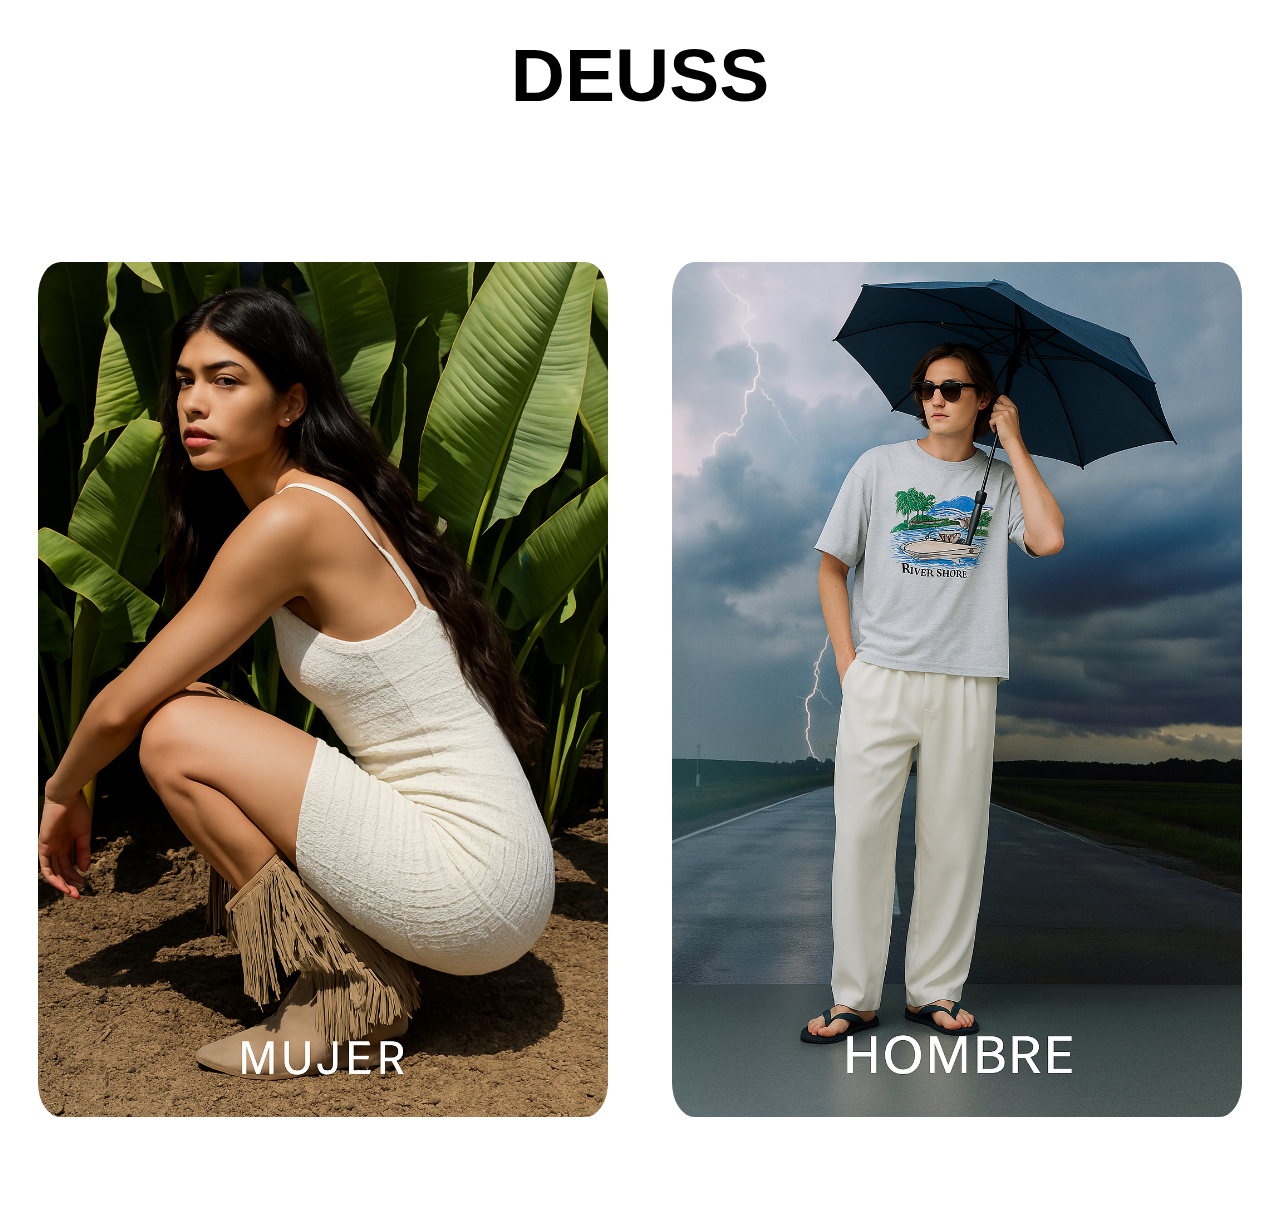
<file: eleccion_genero/eleccion.html>
<!DOCTYPE html>
<html lang="en">
<head>
    <meta charset="UTF-8">
    <meta name="viewport" content="width=device-width, initial-scale=1.0">
    <link rel="stylesheet" href="eleccion.css" />
    <link rel="icon" href="../Imagenes/logo-deuss.png" type="image/png" />
    <title>StreetSync | DEUSS</title>
</head>
<body>
    <body class="fade-in">
        <div class="top-logo fade-in">
            <h1> DEUSS </h1> 
        </div>
        <selection class="seleccion fade-in">
            <div class="generos">
            <img src="../Imagenes/mujer-seleccion.png" alt="Masculino" class="genero" onclick="location.href='../en_contruccion_deuus/en_construccion_deuus.html'">
            <img src="../Imagenes/hombre-seleccion.png" alt="Femenino" class="genero" onclick="location.href='../en_contruccion_deuus/en_construccion_deuus.html'">
            </div>
        </selection>

</body>
</html>
</file>
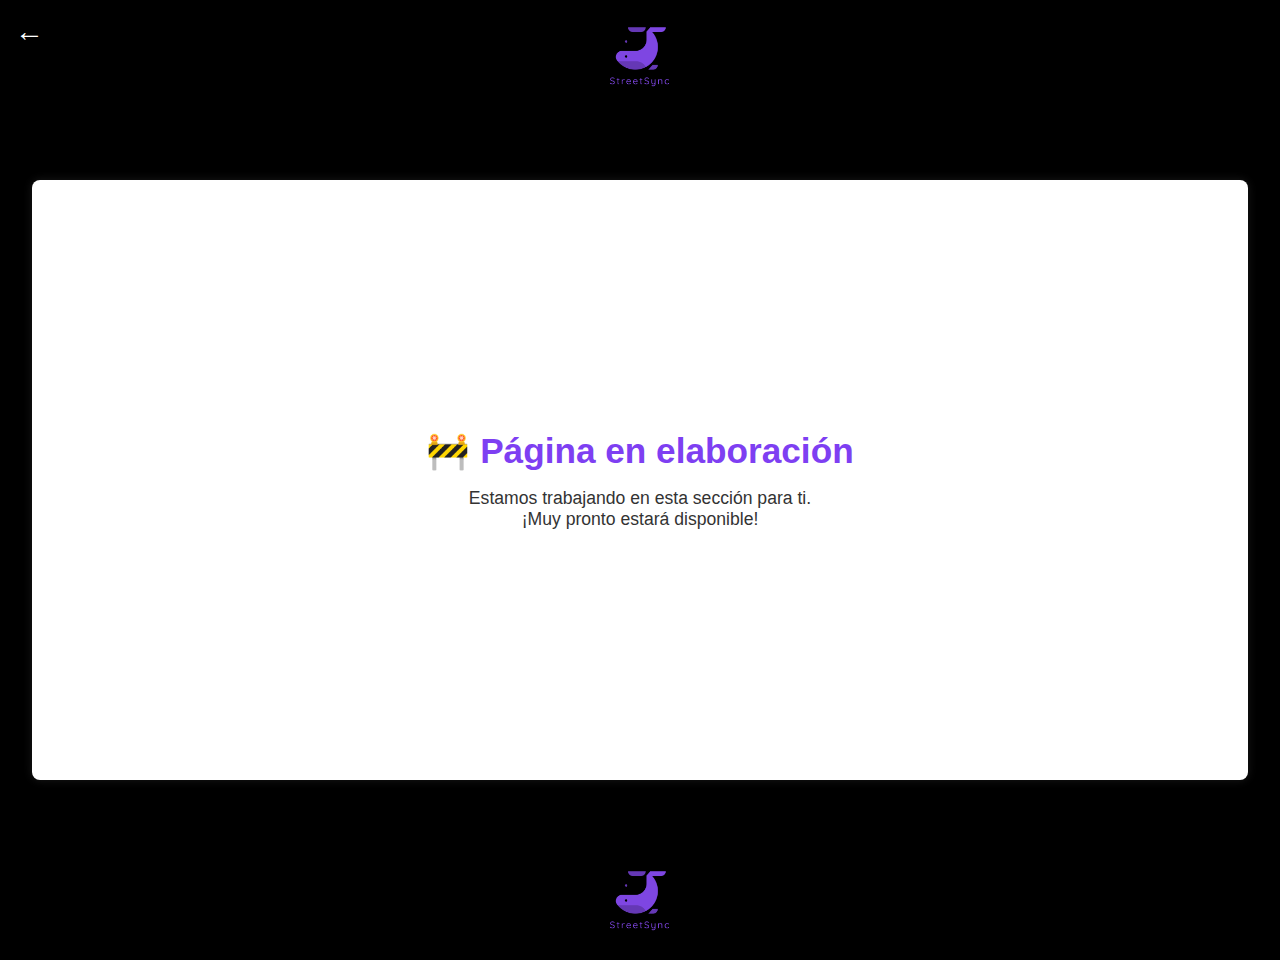
<file: en_contruccion/en_construccion.html>
<!DOCTYPE html>
<html lang="es">
<head>
  <meta charset="UTF-8" />
  <meta name="viewport" content="width=device-width, initial-scale=1.0" />
  <title>Página en elaboración</title>
  <link rel="icon" href="Imagenes/logo-transparent.png" type="image/png" />
  <link rel="stylesheet" href="estilos_construccion.css" />
</head>
<body>

  <!-- Botón volver -->
  <a href="../index.html" class="btn-volver">&#8592;</a>

  <!-- Logo superior -->
  <header class="logo-top slide-in-left">
    <img src="Imagenes/logo-transparent.png" alt="Logo StreetSync" />
  </header>

  <!-- Contenedor del mensaje -->
  <main class="container slide-in-left">
    <h1>🚧 Página en elaboración</h1>
    <p>Estamos trabajando en esta sección para ti.<br> ¡Muy pronto estará disponible!</p>
  </main>

  <!-- Footer -->
  <footer class="logo-top slide-in-left">
    <img src="Imagenes/logo-transparent.png" alt="Logo StreetSync Footer" />
  </footer>

  <script src="animaciones_enconst.js"></script>
</body>
</html>
</file>
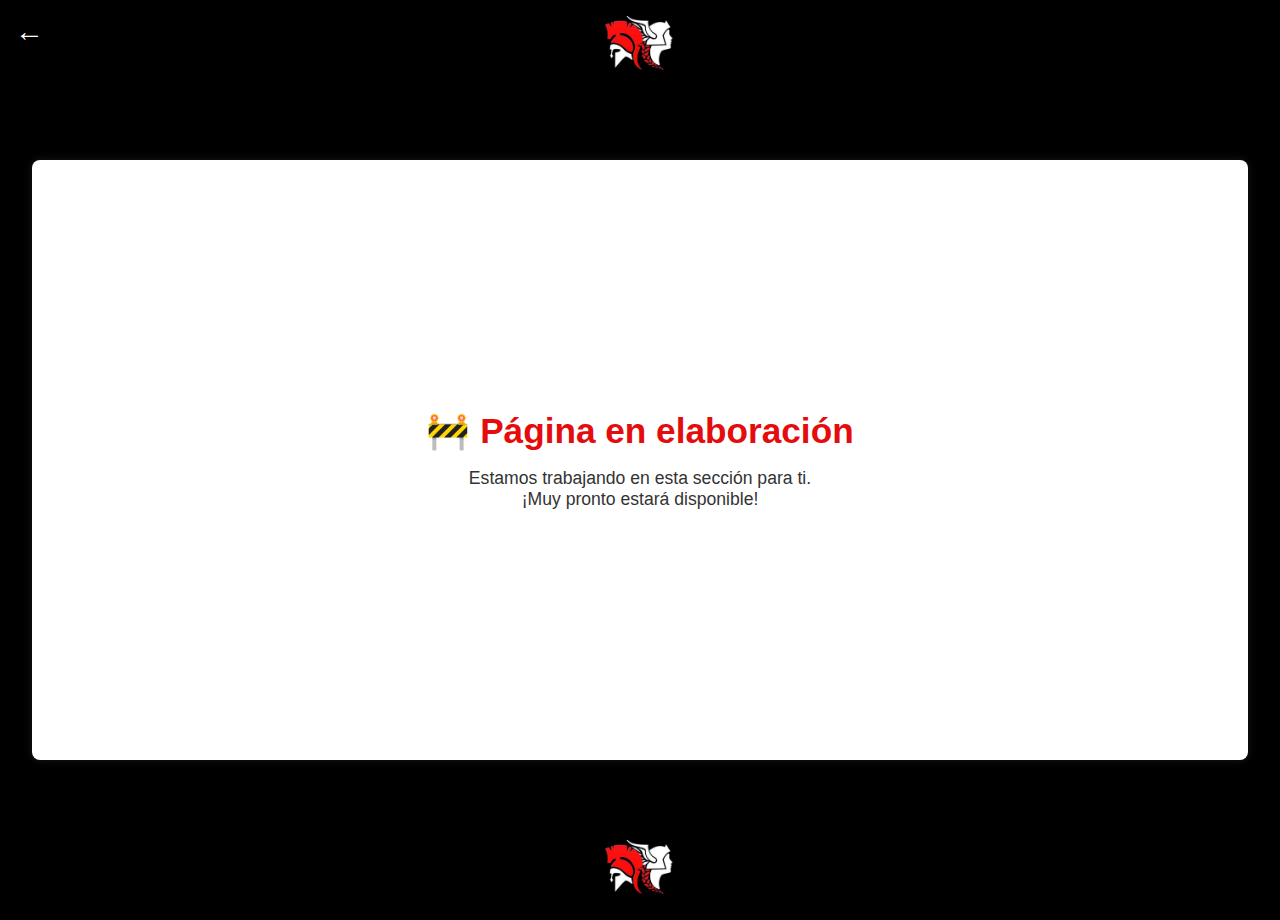
<file: en_contruccion_deuus/en_construccion_deuus.html>
<!DOCTYPE html>
<html lang="es">
<head>
  <meta charset="UTF-8" />
  <meta name="viewport" content="width=device-width, initial-scale=1.0" />
  <title>Página en elaboración</title>
  <link rel="icon" href="Imagenes/logo_deuus.jpg" type="image/png" />
  <link rel="stylesheet" href="estilos_construccion_deuus.css" />
</head>
<body>

  <!-- Botón volver -->
  <a href="../index.html" class="btn-volver">&#8592;</a>

  <!-- Logo superior -->
  <header class="logo-top slide-in-left">
    <img src="Imagenes/logo_deuus.jpg" alt="Logo StreetSync" />
  </header>

  <!-- Contenedor del mensaje -->
  <main class="container slide-in-left">
    <h1>🚧 Página en elaboración</h1>
    <p>Estamos trabajando en esta sección para ti.<br> ¡Muy pronto estará disponible!</p>
  </main>

  <!-- Footer -->
  <footer class="logo-top slide-in-left">
    <img src="Imagenes/logo_deuus.jpg" alt="Logo StreetSync Footer" />
  </footer>

  <script src="animaciones_enconst_deuus.js"></script>
</body>
</html>
</file>
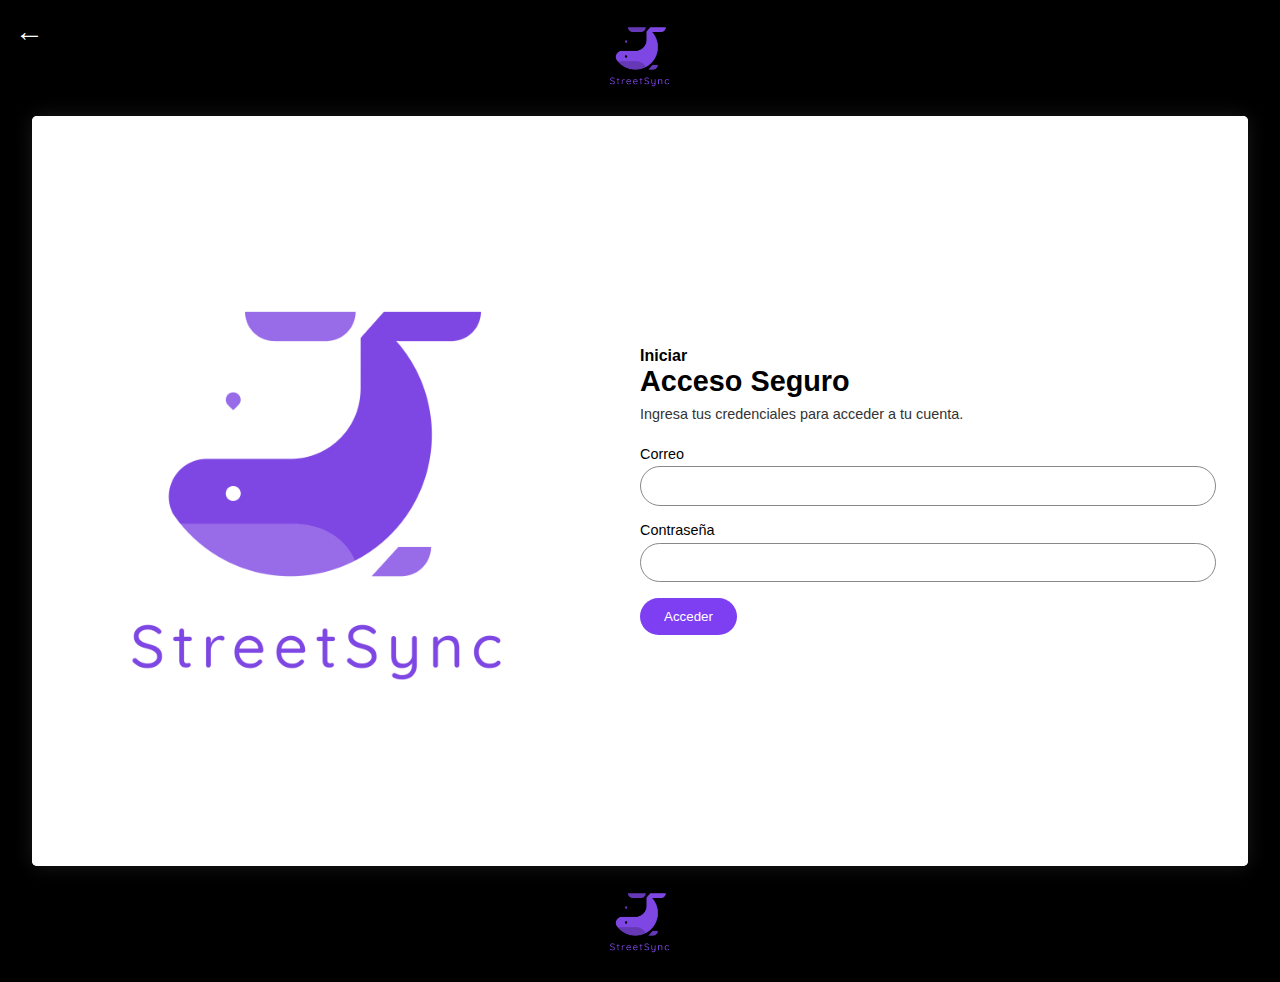
<file: Inicio_admi/inicio_admi.html>
<!DOCTYPE html>
<html lang="es">
<head>
  <meta charset="UTF-8" />
  <meta name="viewport" content="width=device-width, initial-scale=1.0" />
  <title>Inicio de sesión Administradores</title>
  <link rel="icon" href="Imagenes/logo-transparent.png" type="image/png" />
  <link rel="stylesheet" href="estilos_admi.css" />
</head>
<body>

  <!-- Botón volver -->
  <a href="../index.html" class="btn-volver">&#8592;</a>

  <!-- Logo superior pequeño -->
  <header class="logo-top slide-in-left">
    <img src="Imagenes/logo-transparent.png" alt="Logo StreetSync" />
  </header>

  <!-- Contenedor principal -->
  <main class="login-container slide-in-left">
    <!-- Lado izquierdo: logo grande -->
    <div class="login-left">
      <img src="Imagenes/logo-transparent.png" alt="StreetSync Logo Grande" class="logo-grande" />
    </div>

    <!-- Lado derecho: formulario -->
    <div class="login-right">
      <h4>Iniciar</h4>
      <h2>Acceso Seguro</h2>
      <p>Ingresa tus credenciales para acceder a tu cuenta.</p>

      <form>
        <label for="correo">Correo</label>
        <input type="email" id="correo" name="correo" required />

        <label for="contrasena">Contraseña</label>
        <input type="password" id="contrasena" name="contrasena" required />

        <button type="submit">Acceder</button>
      </form>
    </div>
  </main>

  <!-- Footer con logo -->
  <footer class="logo-top slide-in-left">
    <img src="Imagenes/logo-transparent.png" alt="Logo StreetSync Footer" />
  </footer>

  <!-- Script de animaciones -->
  <script src="animaciones_login.js"></script>
</body>
</html>
</file>
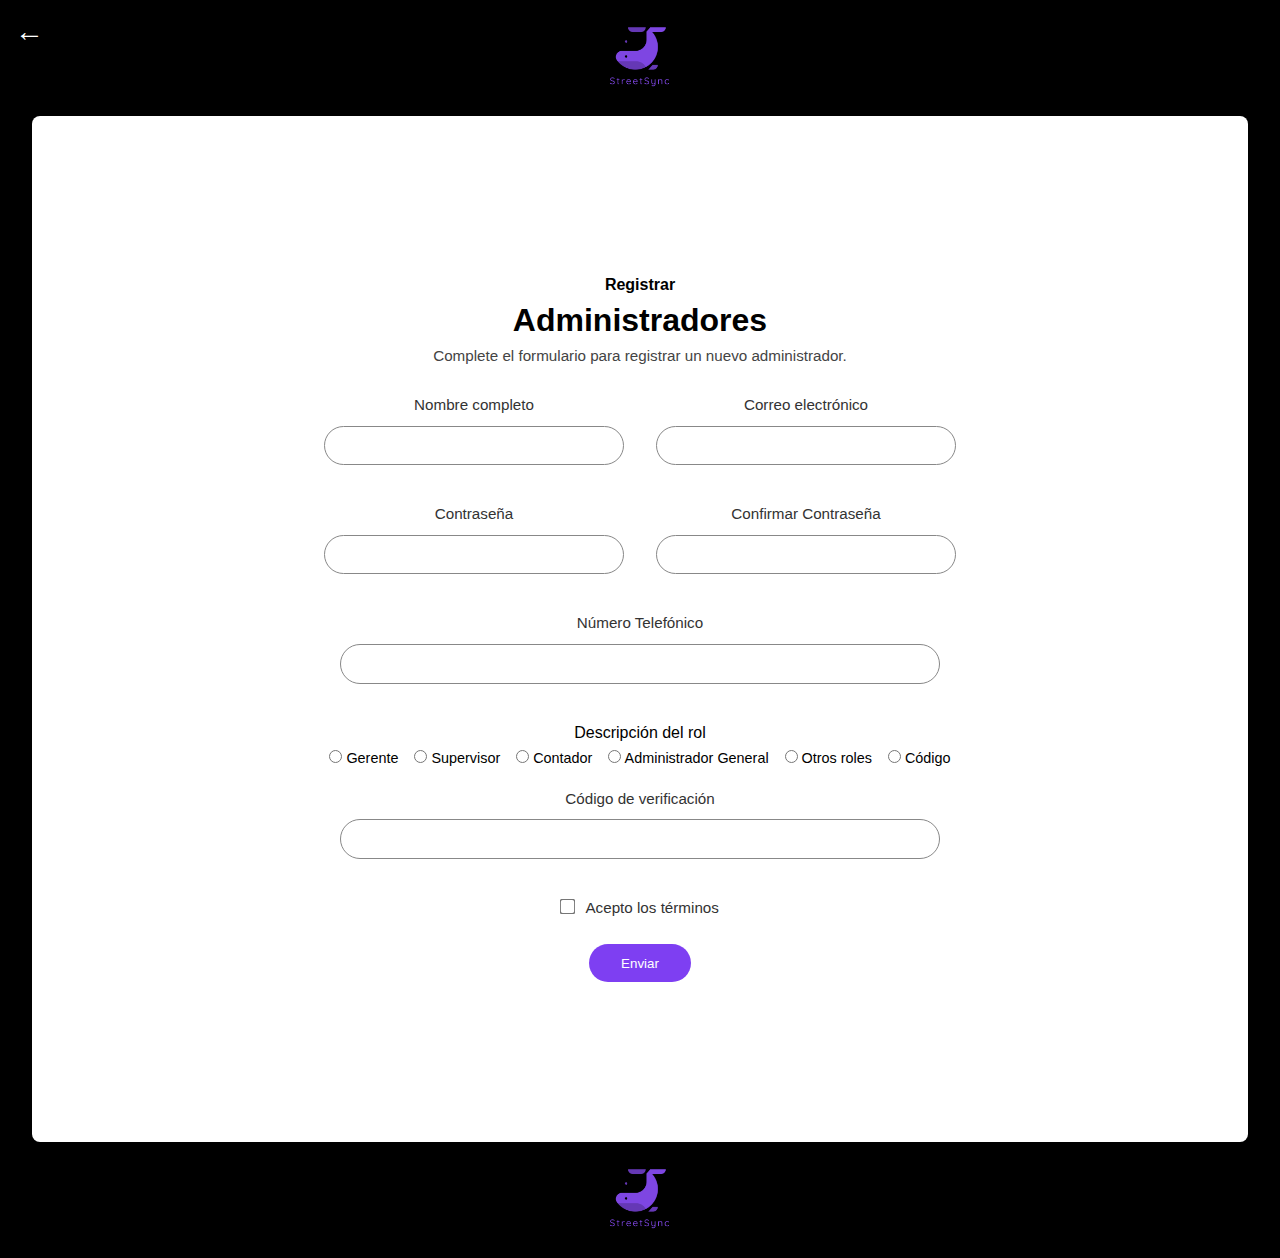
<file: Regis_admi/regis_admi.html>
<!DOCTYPE html>
<html lang="es">
<head>
  <meta charset="UTF-8" />
  <meta name="viewport" content="width=device-width, initial-scale=1.0" />
  <title>Registrar Administradores</title>
  <link rel="icon" href="Imagenes/logo-transparent.png" type="image/png" />
  <link rel="stylesheet" href="estilos_registro.css" />
</head>
<body>

  <!-- Botón de volver -->
  <a href="../index.html" class="btn-volver">&#8592;</a>

  <!-- Logo superior -->
  <header class="logo-top slide-in-left">
    <img src="Imagenes/logo-transparent.png" alt="Logo StreetSync" />
  </header>

  <!-- Contenedor del formulario -->
  <main class="form-container slide-in-left">
    <h4>Registrar</h4>
    <h2>Administradores</h2>
    <p>Complete el formulario para registrar un nuevo administrador.</p>

    <form>
        <!-- Fila 1 -->
        <div class="form-row">
          <div class="input-group">
            <label>Nombre completo</label>
            <input type="text" required />
          </div>
          <div class="input-group">
            <label>Correo electrónico</label>
            <input type="email" required />
          </div>
        </div>
      
        <!-- Fila 2 -->
        <div class="form-row">
          <div class="input-group">
            <label>Contraseña</label>
            <input type="password" required />
          </div>
          <div class="input-group">
            <label>Confirmar Contraseña</label>
            <input type="password" required />
          </div>
        </div>
      
        <!-- Fila 3 -->
        <div class="form-row">
          <div class="input-group full-width">
            <label>Número Telefónico</label>
            <input type="tel" required />
          </div>
        </div>
      
        <!-- Fila 4 -->
        <fieldset>
          <legend>Descripción del rol</legend>
          <div class="roles">
            <label><input type="radio" name="rol" required /> Gerente</label>
            <label><input type="radio" name="rol" /> Supervisor</label>
            <label><input type="radio" name="rol" /> Contador</label>
            <label><input type="radio" name="rol" /> Administrador General</label>
            <label><input type="radio" name="rol" /> Otros roles</label>
            <label><input type="radio" name="rol" /> Código</label>
          </div>
        </fieldset>
      
        <!-- Fila 5 -->
        <div class="form-row">
          <div class="input-group full-width">
            <label>Código de verificación</label>
            <input type="text" required />
          </div>
        </div>
      
        <!-- Fila 6 -->
        <div class="form-row">
          <div class="terms input-group full-width">
            <label>
              <input type="checkbox" required />
              Acepto los términos
            </label>
          </div>
        </div>
      
        <!-- Botón -->
        <button type="submit">Enviar</button>
    </form>
      
  </main>

  <!-- Footer -->
  <footer class="logo-top slide-in-left">
    <img src="Imagenes/logo-transparent.png" alt="Logo StreetSync Footer" />
  </footer>

  <script src="animaciones_login.js"></script>
</body>
</html>
</file>
<file: eleccion_genero/eleccion.css>
* {
    margin: 0;
    padding: 0;
    box-sizing: border-box;
    font-family: 'Segoe UI', sans-serif;
}

body {
    background-color: #ffffff;
    image-orientation: center;
}


.top-logo {
    display: flex;
    align-items: center;
    justify-content: center;
    gap: 1rem;
    margin: 2rem 0; /* Espacio entre logo y otros elementos */
}
.top-logo h1{
    font-size: 75px;
    font-weight: bold;
    margin: 0;
}

.top-logo img {
    width: 200px;
    height: auto;
}

.seleccion {
    display: flex;
    justify-content: center;
    align-items: center;
    gap: 2rem; /* Espacio entre los elementos de selección */
    margin: 3rem 0; /* Espacio entre la sección de selección y otros elementos */
}
.seleccion img{
    border-radius: 4%;
    margin: 3rem 0;
    width: 570px; /* Ancho de la imagen */
}

.generos {
    display: flex;
    justify-content: center;
    align-items: center;
    gap: 4rem; /* ajusta el espacio entre imágenes */
    margin-top: 3rem;
  }
  
  .genero {
    border-radius: 4%;
    width: 600px;
    height: auto;
    cursor: pointer;
    transition: transform 0.3s ease;
  }
  
  .genero:hover {
    transform: scale(1.03);
  }
</file>
<file: en_contruccion/estilos_construccion.css>
* {
    margin: 0;
    padding: 0;
    box-sizing: border-box;
    font-family: 'Segoe UI', sans-serif;
  }
  
  body {
    background-color: #000;
    color: #000;
    min-height: 100vh;
  }
  
  /* Botón volver */
  .btn-volver {
    position: absolute;
    top: 15px;
    left: 15px;
    font-size: 1.8rem;
    background: none;
    border: none;
    color: white;
    text-decoration: none;
    z-index: 1000;
    transition: transform 0.2s ease;
  }
  
  .btn-volver:hover {
    transform: scale(1.2);
  }
  
  /* Logo superior y footer */
  .logo-top, footer {
    text-align: center;
    padding: 1rem 0;
    background-color: #000;
  }
  
  .logo-top img, footer img {
    width: 80px;
  }
  
  /* Contenedor del contenido */
  .container {
    display: flex;
    flex-direction: column;
    justify-content: center;
    align-items: center;    
    background-color: #fff;
    margin: 4rem auto;
    padding: 6rem 2rem;
    width: 95%;
    max-width: 1712px;
    border-radius: 8px;
    min-height: 600px;
    text-align: center;
    box-shadow: 0 0 10px rgba(255, 255, 255, 0.1);
  }
  
  .container h1 {
    font-size: 2.2rem;
    color: #7e3ff2;
    margin-bottom: 1rem;
  }
  
  .container p {
    font-size: 1.1rem;
    color: #333;
  }
  
  /* Animaciones */
  .slide-in-left {
    opacity: 0;
    transform: translateX(-100px);
    transition: all 1s ease;
  }
  
  .visible-slide {
    opacity: 1;
    transform: translateX(0);
  }
</file>
<file: en_contruccion_deuus/estilos_construccion_deuus.css>
* {
  margin: 0;
  padding: 0;
  box-sizing: border-box;
  font-family: 'Segoe UI', sans-serif;
}

body {
  background-color: #000;
  color: #000;
  min-height: 100vh;
}

/* Botón volver */
.btn-volver {
  position: absolute;
  top: 15px;
  left: 15px;
  font-size: 1.8rem;
  background: none;
  border: none;
  color: white;
  text-decoration: none;
  z-index: 1000;
  transition: transform 0.2s ease;
}

.btn-volver:hover {
  transform: scale(1.2);
}

/* Logo superior y footer */
.logo-top, footer {
  text-align: center;
  padding: 1rem 0;
  background-color: #000;
}

.logo-top img, footer img {
  width: 80px;
}

/* Contenedor del contenido */
.container {
  display: flex;
  flex-direction: column;
  justify-content: center;
  align-items: center;    
  background-color: #fff;
  margin: 4rem auto;
  padding: 6rem 2rem;
  width: 95%;
  max-width: 1712px;
  border-radius: 8px;
  min-height: 600px;
  text-align: center;
  box-shadow: 0 0 10px rgba(255, 255, 255, 0.1);
}

.container h1 {
  font-size: 2.2rem;
  color: #e40c0c;
  margin-bottom: 1rem;
}

.container p {
  font-size: 1.1rem;
  color: #333;
}

/* Animaciones */
.slide-in-left {
  opacity: 0;
  transform: translateX(-100px);
  transition: all 1s ease;
}

.visible-slide {
  opacity: 1;
  transform: translateX(0);
}
</file>
<file: Inicio_admi/estilos_admi.css>
* {
    margin: 0;
    padding: 0;
    box-sizing: border-box;
    font-family: 'Segoe UI', sans-serif;
  }
  
  body {
    background-color: #000;
    color: #000;
    height: 100vh;
    display: flex;
    flex-direction: column;
    justify-content: space-between;
  }
  
  /* Botón volver */
  .btn-volver {
    position: absolute;
    top: 15px;
    left: 15px;
    font-size: 1.8rem;
    background: none;
    border: none;
    color: white;
    text-decoration: none;
    z-index: 1000;
    transition: transform 0.2s ease;
  }
  
  .btn-volver:hover {
    transform: scale(1.2);
  }
  
  /* Logo superior */
  .logo-top {
    text-align: center;
    padding: 1rem 0;
  }
  
  .logo-top img {
    width: 80px;
  }
  
  /* Contenedor principal */
  .login-container {
    background-color: #fff;
    margin: 0 auto;
    width: 95%;
    max-width: 1700px;
    display: flex;
    border-radius: 5px;
    overflow: hidden;
    min-height: 750px;
    box-shadow: 0 0 20px rgba(255, 255, 255, 0.1);
  }
  
  /* Lado izquierdo */
  .login-left {
    flex: 1;
    background-color: #fff;
    display: flex;
    justify-content: center;
    align-items: center;
  }
  
  .logo-grande {
    width: 90%;
    max-width: 500px;
  }
  
  /* Lado derecho */
  .login-right {
    flex: 1;
    background-color: #fff;
    padding: 2rem;
    display: flex;
    flex-direction: column;
    justify-content: center;
  }
  
  .login-right h2 {
    font-size: 1.8rem;
    margin-bottom: 0.5rem;
  }
  
  .login-right p {
    font-size: 0.9rem;
    margin-bottom: 1.5rem;
    color: #333;
  }
  
  .login-right form {
    display: flex;
    flex-direction: column;
  }
  
  .login-right label {
    font-size: 0.9rem;
    margin-bottom: 0.3rem;
  }
  
  .login-right input {
    padding: 0.7rem 1rem;
    margin-bottom: 1rem;
    border: 1px solid #888;
    border-radius: 20px;
    outline: none;
  }
  
  .login-right button {
    padding: 0.7rem 1.5rem;
    background-color: #7e3ff2;
    color: white;
    border: none;
    border-radius: 20px;
    cursor: pointer;
    align-self: flex-start;
    transition: background 0.3s ease;
  }
  
  .login-right button:hover {
    background-color: #9f5aff;
  }
  
  /* Footer */
  footer {
    text-align: center;
    padding: 1rem 0;
  }
  
  footer img {
    width: 40px;
  }
  
  /* Animaciones (nueva clase con slide in) */
  .slide-in-left {
    opacity: 0;
    transform: translateX(-100px);
    transition: all 1s ease;
  }
  
  .visible-slide {
    opacity: 1;
    transform: translateX(0);
  }
</file>
<file: Regis_admi/estilos_registro.css>
* {
    margin: 0;
    padding: 0;
    box-sizing: border-box;
    font-family: 'Segoe UI', sans-serif;
  }
  
  body {
    background-color: #000;
    color: #000;
    min-height: 100vh;
  }
  
    /* Botón volver */
    .btn-volver {
    position: absolute;
    top: 15px;
    left: 15px;
    font-size: 1.8rem;
    background: none;
    border: none;
    color: white;
    text-decoration: none;
    z-index: 1000;
    transition: transform 0.2s ease;
  }
  .btn-volver:hover {
    transform: scale(1.2);
  }
  
  /* Logo */
  .logo-top, footer {
    text-align: center;
    padding: 1rem 0;
    background-color: #000;
  }
  
  .logo-top img, footer img {
    width: 80px;
  }
  
  /* Contenedor principal */
  .form-container {
    background-color: #fff;
    margin: 0 auto;
    padding: 10rem;
    width: 95%;
    max-width: 1700px;
    border-radius: 8px;
    min-height: 730px;
    text-align: center;
  }
  
  .form-container h2 {
    font-size: 2rem;
    margin: 0.5rem 0;
  }
  
  .form-container p {
    font-size: 0.95rem;
    margin-bottom: 2rem;
    color: #444;
  }
  
  form {
    text-align: center; 
  }
  
  
  /* Grilla */
  .form-grid {
    display: flex;
    flex-wrap: wrap;
    gap: 2rem;
    justify-content: center;
    margin-bottom: 2rem;
  }
  
  
  .full-width {
    grid-column: span 2;
  }
  
  input[type="text"],
  input[type="email"],
  input[type="password"],
  input[type="tel"] {
    width: 100%;
    padding: 0.7rem 2rem;
    border: 1px solid #888;
    border-radius: 20px;
    margin-top: 0.5rem;
    margin-bottom: 1rem;
    outline: none;
    text-align: center;
  }
  
  
  
  fieldset {
    margin-bottom: 1.5rem;
    border: none;
  }
  
  .roles {
    display: flex;
    flex-wrap: wrap;
    gap: 1rem;
    margin-top: 0.5rem;
    justify-content: center; 
    text-align: center;
  }
  
  
  .roles label {
    font-size: 0.9rem;
  }
  
 
  .terms input[type="checkbox"] {
    margin-right: 0.5rem;
    transform: scale(1.2);
  }
  button[type="submit"] {
    background-color: #7e3ff2;
    color: white;
    padding: 0.7rem 2rem;
    border: none;
    border-radius: 20px;
    cursor: pointer;
    transition: background 0.3s ease;
  }
  
  button:hover {
    background-color: #9f5aff;
  }
  
  /* Animación */
  .slide-in-left {
    opacity: 0;
    transform: translateX(-100px);
    transition: all 1s ease;
  }
  
  .visible-slide {
    opacity: 1;
    transform: translateX(0);
  }
  
  /* Responsive */
  @media (max-width: 768px) {
    .form-grid {
      grid-template-columns: 1fr;
    }
  
    .full-width {
      grid-column: span 1;
    }
  
    .roles {
      flex-direction: column;
    }
  }
  
  .input-group label {
    text-align: center;
    margin-bottom: 0.3rem;
    color: #333;
    font-size: 0.95rem;
  }
  
  /* Nueva clase para filas del formulario */
.form-row {
    display: flex;
    justify-content: center;
    gap: 2rem;
    margin-bottom: 1.5rem;
    flex-wrap: wrap;
  }
  
  /* Cada campo individual */
  .input-group {
    display: flex;
    flex-direction: column;
    align-items: center;
    width: 300px;
  }
  
  /* Forzar ancho completo en algunos campos */
  .input-group.full-width {
    width: 100%;
    max-width: 600px;
  }
  
  /* Espacio para términos */
  .terms {
    justify-content: center;
    text-align: center;
  }
  
  .terms label {
    font-size: 0.95rem;
    color: #333;
  }
</file>
